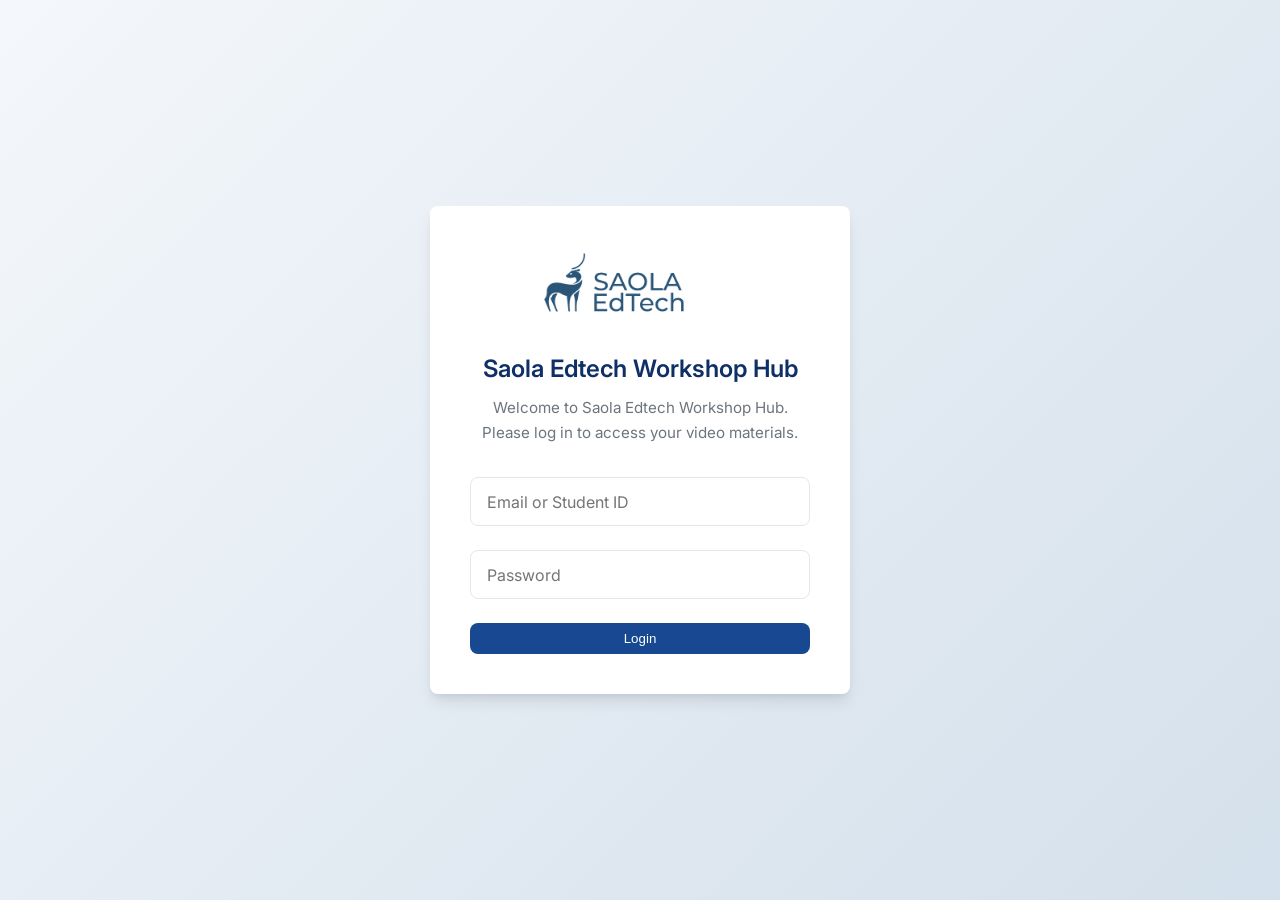
<file: index.html>
<!DOCTYPE html>
<html lang="en">
<head>
  <meta charset="UTF-8">
  <meta name="viewport" content="width=device-width, initial-scale=1.0">
  <title data-i18n="loginTitle">Saola Edtech Workshop Hub</title>
  <link href="https://fonts.googleapis.com/css2?family=Inter:wght@400;500;600;700&display=swap" rel="stylesheet">
  <link rel="stylesheet" href="css/style.css">
</head>
<body>


  <!-- Login View -->
  <div id="login-view">
    <div class="login-box">
      <img src="logos/logo%20rectangular.png" alt="Saola Edtech Logo">
      <h2 data-i18n="loginTitle">Saola Edtech Workshop Hub</h2>
      <p data-i18n="loginDesc">Welcome to Saola Edtech Workshop Hub. Please log in to access your video materials.</p>
      
      <form id="login-form">
        <div class="input-group">
          <input type="text" id="username" data-i18n="usernamePlaceholder" placeholder="Email or Student ID" required>
        </div>
        <div class="input-group">
          <input type="password" id="password" data-i18n="passwordPlaceholder" placeholder="Password" required>
        </div>
        <button type="submit" id="login-btn" class="btn btn-primary btn-block" data-i18n="loginBtn">Login</button>
      </form>
    </div>
  </div>

  <!-- Dashboard View -->
  <div id="dashboard-view" style="display: none;">
    <aside class="sidebar">
      <div class="sidebar-header">
        <img src="logos/logo%20rectangular%20165%2048.png" alt="Saola Logo">
      </div>
      <ul class="sidebar-nav">
        <li class="active" data-tab="home" data-sheet="none" data-i18n="welcomeHome">Dashboard</li>
        <li data-tab="cat_task1" data-sheet="task1" data-i18n="cat_task1">Writing Task 1</li>
        <li data-tab="cat_task2" data-sheet="task2" data-i18n="cat_task2">Writing Task 2</li>
        <li data-tab="cat_reading" data-sheet="reading" data-i18n="cat_reading">Reading</li>
        <li data-tab="cat_listening" data-sheet="listening" data-i18n="cat_listening">Listening</li>
        <li data-tab="cat_speaking" data-sheet="speaking" data-i18n="cat_speaking">Speaking</li>
        <li data-tab="cat_other" data-sheet="other" data-i18n="cat_other">Other Workshops</li>
      </ul>
      <div class="sidebar-footer">
        <div class="user-profile">
          <svg width="20" height="20" fill="currentColor" viewBox="0 0 20 20"><path fill-rule="evenodd" d="M10 9a3 3 0 100-6 3 3 0 000 6zm-7 9a7 7 0 1114 0H3z" clip-rule="evenodd"></path></svg>
          <span id="user-info">user@email.com</span>
        </div>
        <div class="lang-switch-sidebar" style="display: flex; align-items: center; justify-content: center; gap: 0.5rem; margin-bottom: 1rem;">
          <span style="font-weight: 600; font-size: 0.9rem; color: var(--primary-dark);">EN</span>
          <label class="switch">
            <input type="checkbox" id="lang-checkbox">
            <span class="slider"></span>
          </label>
          <span style="font-weight: 600; font-size: 0.9rem; color: var(--primary-dark);">VI</span>
        </div>
        <button id="logout-btn" class="btn btn-outline btn-block btn-sm" data-i18n="logoutBtn">Logout</button>
      </div>
    </aside>

    <main class="main-content">
      <button id="mobile-menu-btn">☰</button>
      
      <div id="home-view">
        <div class="welcome-header">
          <h2 data-i18n="dashboardTitle">Welcome to Saola's Workshop Hub</h2>
          <p data-i18n="homeDesc1" style="margin-bottom: 0.5rem; max-width: 800px;">This is an internal learning platform for Saola Edtech students, providing all recorded Workshop videos and in-depth supplementary materials for IELTS skills.</p>
          <p data-i18n="homeDesc2" style="margin-bottom: 0.5rem; max-width: 800px;">Select a skill category from the menu to browse our recorded workshops.</p>
          <p data-i18n="homeDescWarning" style="color: #d97706; font-weight: 500; background: #fef3c7; padding: 0.75rem; border-radius: 8px; border-left: 4px solid #d97706; margin-top: 1rem; max-width: 800px;">Note: Your password will be updated weekly. Please contact your teacher if you cannot log in.</p>
        </div>

      </div>
      
      <div id="workshops-container" style="display: none;">
        <!-- Injected via JS -->
      </div>
    </main>
  </div>

  <!-- Loading Overlay -->
  <div id="loading-overlay">
    <div class="spinner"></div>
    <div data-i18n="loading">Loading...</div>
  </div>

  <script src="js/i18n.js"></script>
  <script src="js/api.js"></script>
  <script src="js/ui.js"></script>
  <script src="js/app.js"></script>
</body>
</html>
</file>
<file: css/style.css>
:root {
  --primary-color: #174891;
  --primary-light: #2b65c2;
  --primary-dark: #0f3066;
  --bg-color: #f4f7fb;
  --card-bg: #ffffff;
  --text-color: #333333;
  --text-muted: #6c757d;
  --border-color: #e2e8f0;
  --shadow-sm: 0 1px 3px rgba(0,0,0,0.12), 0 1px 2px rgba(0,0,0,0.24);
  --shadow-md: 0 4px 6px rgba(0,0,0,0.1);
  --shadow-lg: 0 10px 15px -3px rgba(0,0,0,0.1), 0 4px 6px -2px rgba(0,0,0,0.05);
  --radius: 8px;
  --transition: all 0.3s ease;
}

* {
  box-sizing: border-box;
  margin: 0;
  padding: 0;
}

body {
  font-family: 'Inter', -apple-system, BlinkMacSystemFont, "Segoe UI", Roboto, Helvetica, Arial, sans-serif;
  background: radial-gradient(circle at top right, #eef2f9 0%, #f4f7fb 100%);
  color: var(--text-color);
  line-height: 1.6;
}

/* Typography */
h1, h2, h3, h4, h5, h6 {
  font-weight: 600;
  color: var(--primary-dark);
}

/* Utilities */
.btn {
  display: inline-block;
  padding: 0.5rem 1rem;
  border-radius: var(--radius);
  border: none;
  cursor: pointer;
  font-weight: 500;
  transition: var(--transition);
  text-decoration: none;
  text-align: center;
}
.btn-primary {
  background-color: var(--primary-color);
  color: white;
}
.btn-primary:hover {
  background-color: var(--primary-light);
  box-shadow: var(--shadow-md);
  transform: translateY(-2px);
}
.btn-outline {
  background-color: transparent;
  color: var(--primary-color);
  border: 1px solid var(--primary-color);
}
.btn-outline:hover {
  background-color: var(--primary-color);
  color: white;
}
.btn-sm {
  padding: 0.25rem 0.75rem;
  font-size: 0.875rem;
}
.btn-block {
  display: block;
  width: 100%;
}
.mt-2 { margin-top: 0.5rem; }

/* Language Toggle */
.lang-switch {
  position: absolute;
  top: 1.5rem;
  right: 1.5rem;
  display: flex;
  align-items: center;
  gap: 0.5rem;
  z-index: 1000;
}
.lang-switch span {
  font-weight: 600;
  font-size: 0.9rem;
  color: var(--primary-dark);
}
.switch {
  position: relative;
  display: inline-block;
  width: 50px;
  height: 24px;
}
.switch input {
  opacity: 0;
  width: 0;
  height: 0;
}
.slider {
  position: absolute;
  cursor: pointer;
  top: 0; left: 0; right: 0; bottom: 0;
  background-color: var(--primary-color);
  transition: .4s;
  border-radius: 34px;
}
.slider:before {
  position: absolute;
  content: "";
  height: 16px;
  width: 16px;
  left: 4px;
  bottom: 4px;
  background-color: white;
  transition: .4s;
  border-radius: 50%;
}
input:checked + .slider {
  background-color: #d32f2f; /* Red for Vietnam */
}
input:checked + .slider:before {
  transform: translateX(26px);
}

/* Login View */
#login-view {
  min-height: 100vh;
  display: flex;
  align-items: center;
  justify-content: center;
  background: linear-gradient(135deg, var(--bg-color) 0%, #d4e0eb 100%);
  padding: 1rem;
}
.login-box {
  background: var(--card-bg);
  padding: 2.5rem;
  border-radius: var(--radius);
  box-shadow: var(--shadow-lg);
  width: 100%;
  max-width: 420px;
  text-align: center;
  animation: fadeIn 0.5s ease-out;
}
@keyframes fadeIn {
  from { opacity: 0; transform: translateY(20px); }
  to { opacity: 1; transform: translateY(0); }
}
.login-box img {
  max-width: 250px;
  margin-bottom: 1.5rem;
}
.login-box h2 {
  margin-bottom: 0.5rem;
}
.login-box p {
  color: var(--text-muted);
  margin-bottom: 2rem;
  font-size: 0.95rem;
}
.input-group {
  margin-bottom: 1.5rem;
  text-align: left;
}
.input-group input {
  width: 100%;
  padding: 0.85rem 1rem;
  border: 1px solid var(--border-color);
  border-radius: var(--radius);
  font-size: 1rem;
  font-family: inherit;
  transition: var(--transition);
}
.input-group input:focus {
  outline: none;
  border-color: var(--primary-color);
  box-shadow: 0 0 0 3px rgba(23, 72, 145, 0.1);
}

/* Dashboard View */
#dashboard-view {
  display: flex;
  min-height: 100vh;
  background: var(--bg-color);
}
.sidebar {
  width: 260px;
  background: rgba(255, 255, 255, 0.85);
  backdrop-filter: blur(10px);
  box-shadow: 4px 0 15px rgba(0,0,0,0.03);
  display: flex;
  flex-direction: column;
  z-index: 100;
  transition: var(--transition);
  border-right: 1px solid rgba(255,255,255,0.5);
}
.sidebar-header {
  padding: 1.5rem;
  border-bottom: 1px solid var(--border-color);
  text-align: center;
}
.sidebar-header img {
  max-width: 100%;
}
.sidebar-nav {
  list-style: none;
  padding: 1rem 0;
  flex-grow: 1;
}
.sidebar-nav li {
  padding: 0.85rem 1.5rem;
  cursor: pointer;
  transition: var(--transition);
  color: var(--text-muted);
  font-weight: 500;
  border-left: 4px solid transparent;
}
.sidebar-nav li:hover {
  background-color: var(--bg-color);
  color: var(--primary-color);
}
.sidebar-nav li.active {
  background-color: rgba(23, 72, 145, 0.05);
  color: var(--primary-color);
  border-left-color: var(--primary-color);
}
.sidebar-footer {
  padding: 1.5rem;
  border-top: 1px solid var(--border-color);
}
.user-profile {
  display: flex;
  align-items: center;
  gap: 0.5rem;
  margin-bottom: 1rem;
  font-size: 0.9rem;
  color: var(--text-muted);
  word-break: break-all;
}

.main-content {
  flex-grow: 1;
  padding: 2rem;
  overflow-y: auto;
  position: relative;
}
#mobile-menu-btn {
  display: none;
  background: none;
  border: none;
  font-size: 1.5rem;
  cursor: pointer;
  color: var(--primary-color);
  position: absolute;
  top: 1rem;
  left: 1rem;
  z-index: 10;
}

/* Home / Welcome */
#home-view {
  display: flex;
  flex-direction: column;
  gap: 2rem;
  animation: fadeIn 0.5s ease-out;
}
.welcome-header {
  margin-top: 1rem;
  background: white;
  padding: 3rem;
  border-radius: 16px;
  box-shadow: var(--shadow-sm);
  border-left: 5px solid var(--primary-color);
}
.welcome-header h2 {
  font-size: 2.2rem;
  color: var(--primary-dark);
  margin-bottom: 0.5rem;
  letter-spacing: -0.5px;
}
.welcome-header p {
  font-size: 1.1rem;
  color: var(--text-muted);
  max-width: 700px;
}
.dashboard-stats {
  display: grid;
  grid-template-columns: repeat(auto-fit, minmax(240px, 1fr));
  gap: 1.5rem;
}
.stat-card {
  background: rgba(255, 255, 255, 0.8);
  backdrop-filter: blur(10px);
  border: 1px solid rgba(255, 255, 255, 0.6);
  padding: 1.5rem;
  border-radius: 16px;
  box-shadow: var(--shadow-sm);
  transition: var(--transition);
}
.stat-card:hover {
  transform: translateY(-5px);
  box-shadow: var(--shadow-md);
  background: rgba(255, 255, 255, 1);
}
.stat-icon {
  width: 48px;
  height: 48px;
  background: var(--primary-color);
  color: white;
  border-radius: 12px;
  display: flex;
  align-items: center;
  justify-content: center;
  font-size: 1.5rem;
  margin-bottom: 1rem;
}
.stat-card h3 {
  font-size: 1.1rem;
  color: var(--text-color);
  margin-bottom: 0.25rem;
}
.stat-card p {
  color: var(--text-muted);
  font-size: 0.9rem;
}

/* Content Area */
.category-intro {
  margin-bottom: 2rem;
  font-size: 1.1rem;
  color: var(--text-muted);
  max-width: 800px;
}
.empty-msg {
  text-align: center;
  padding: 3rem;
  background: white;
  border-radius: var(--radius);
  color: var(--text-muted);
}

/* Tables Desktop */
.table-wrapper {
  background: rgba(255, 255, 255, 0.9);
  backdrop-filter: blur(10px);
  border-radius: 12px;
  box-shadow: var(--shadow-md);
  overflow: hidden;
  border: 1px solid rgba(255,255,255,0.6);
}
.workshop-table {
  width: 100%;
  border-collapse: collapse;
}
.workshop-table th, .workshop-table td {
  padding: 1.25rem 1rem;
  text-align: left;
  border-bottom: 1px solid var(--border-color);
  transition: background-color 0.2s ease;
}
.workshop-table th {
  background-color: rgba(248, 250, 252, 0.9);
  font-weight: 600;
  color: var(--primary-dark);
  text-transform: uppercase;
  font-size: 0.85rem;
  letter-spacing: 0.5px;
}
.workshop-table tr {
  transition: transform 0.2s ease, box-shadow 0.2s ease;
}
.workshop-table tr:hover {
  background-color: #ffffff;
  box-shadow: 0 -2px 10px rgba(0,0,0,0.05), 0 2px 10px rgba(0,0,0,0.05);
  transform: scale(1.005);
  position: relative;
  z-index: 10;
}

/* Cards Mobile */
.cards-wrapper {
  display: flex;
  flex-direction: column;
  gap: 1rem;
}
.workshop-card {
  background: white;
  border-radius: var(--radius);
  box-shadow: var(--shadow-sm);
  padding: 1.5rem;
}
.card-header {
  display: flex;
  gap: 1rem;
  align-items: flex-start;
  margin-bottom: 1rem;
}
.badge {
  background: var(--primary-color);
  color: white;
  padding: 0.25rem 0.5rem;
  border-radius: 4px;
  font-size: 0.8rem;
  font-weight: bold;
}
.card-header h3 {
  font-size: 1.1rem;
  margin: 0;
}
.card-body p {
  margin-bottom: 0.5rem;
  font-size: 0.95rem;
}
.notes {
  color: #d97706;
  background: #fef3c7;
  padding: 0.5rem;
  border-radius: 4px;
}
.card-footer {
  margin-top: 1rem;
  padding-top: 1rem;
  border-top: 1px solid var(--border-color);
}

.mobile-only { display: none; }

/* Loading Overlay */
#loading-overlay {
  position: fixed;
  top: 0; left: 0; right: 0; bottom: 0;
  background: rgba(255,255,255,0.8);
  display: none;
  align-items: center;
  justify-content: center;
  z-index: 2000;
  flex-direction: column;
}
.spinner {
  width: 50px;
  height: 50px;
  border: 4px solid rgba(23, 72, 145, 0.2);
  border-top-color: var(--primary-color);
  border-radius: 50%;
  animation: spin 1s linear infinite;
  margin-bottom: 1rem;
}
@keyframes spin { 100% { transform: rotate(360deg); } }

/* Responsive */
@media (max-width: 768px) {
  .desktop-only { display: none; }
  .mobile-only { display: flex; }
  
  #mobile-menu-btn { display: block; }
  .main-content { padding-top: 4rem; }
  .lang-switch { top: 1rem; right: 1rem; }
  
  .sidebar {
    position: fixed;
    left: -260px;
    height: 100vh;
  }
  .sidebar.open {
    left: 0;
  }
}
</file>
